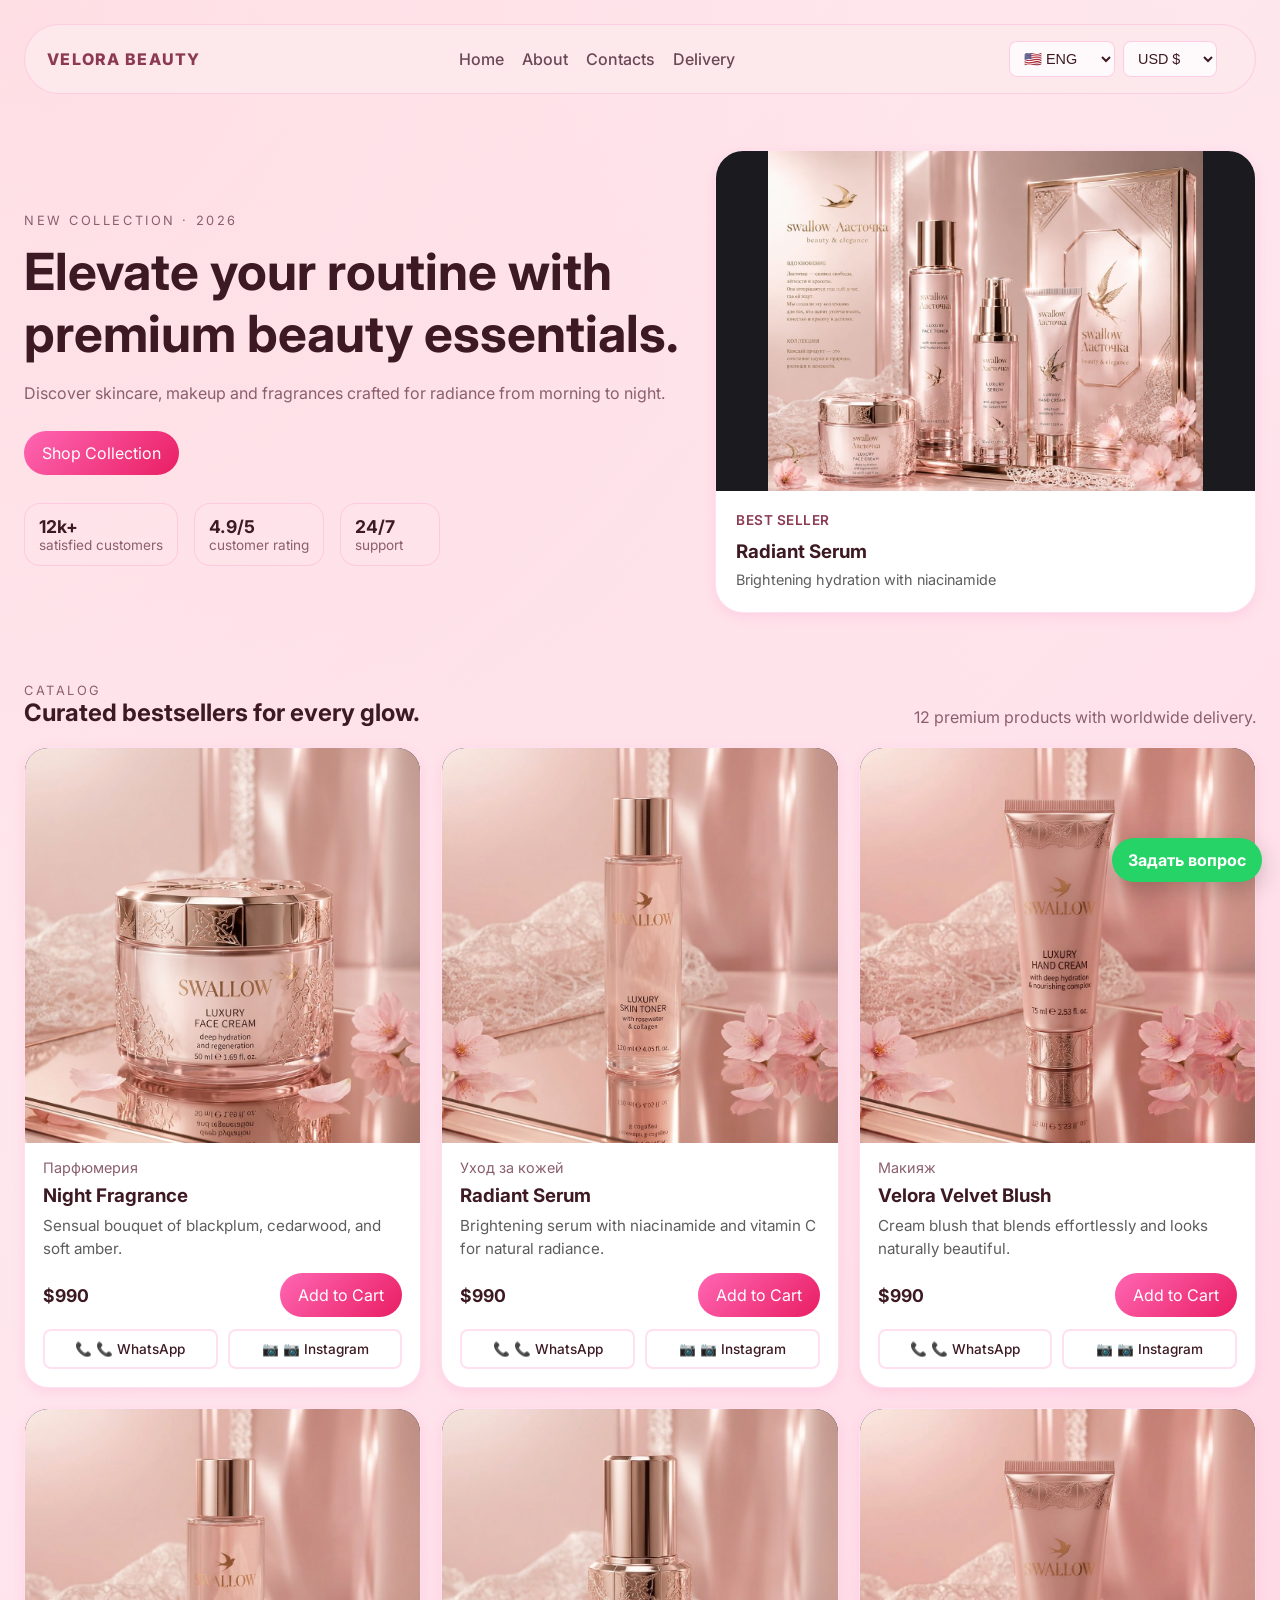
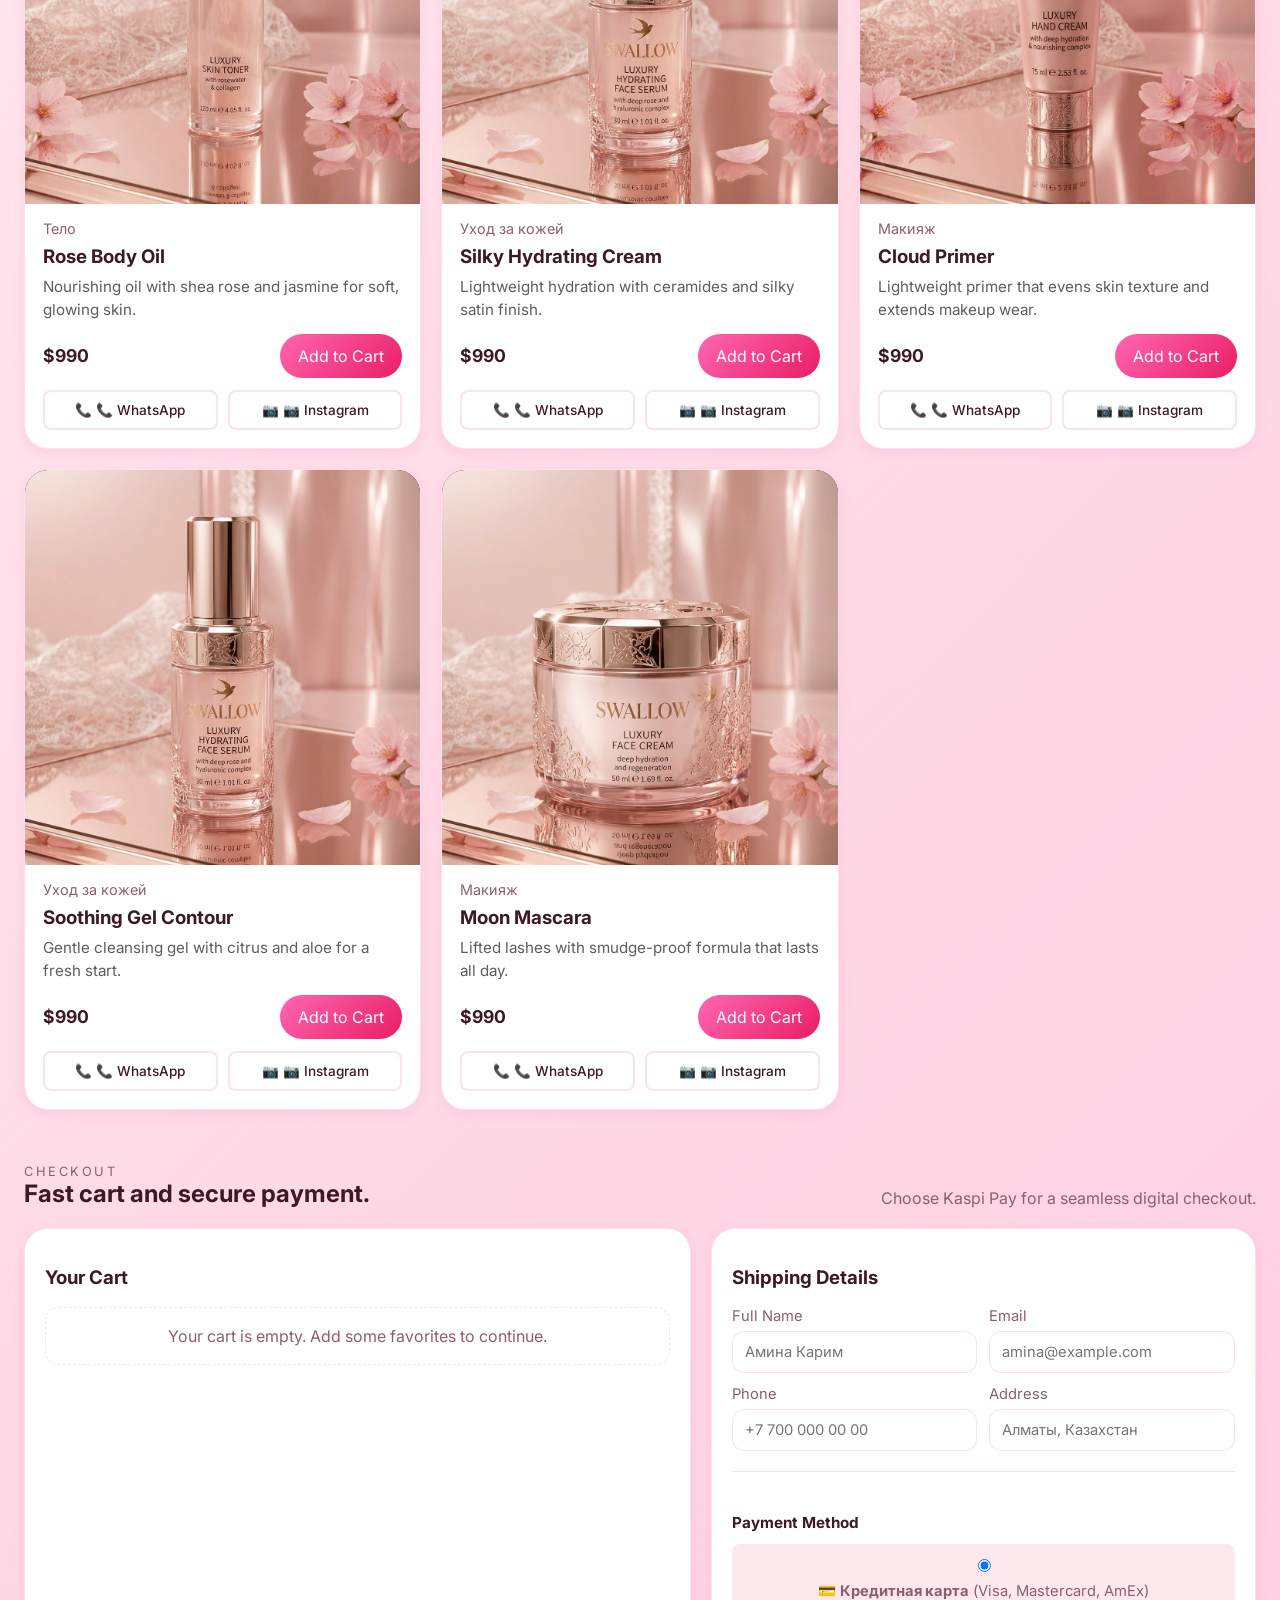
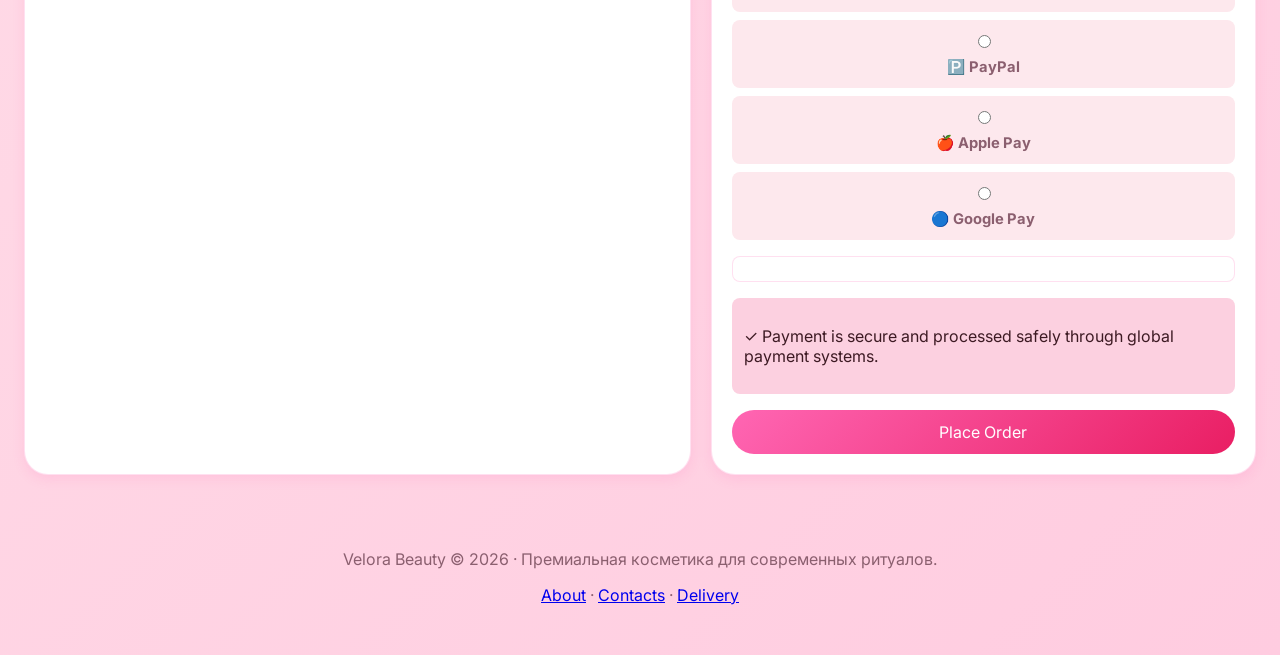
<file: index.html>
<!DOCTYPE html>
<html lang="en">
  <head>
    <meta charset="UTF-8" />
    <meta name="viewport" content="width=device-width, initial-scale=1.0" />
    <title>Velora Beauty | Премиум косметика</title>
    <meta
      name="description"
      content="Современный интернет-магазин косметики с премиальной уходовой косметикой, макияжем и парфюмерией."
    />
    <link rel="preconnect" href="https://fonts.googleapis.com" />
    <link rel="preconnect" href="https://fonts.gstatic.com" crossorigin />
    <link
      href="https://fonts.googleapis.com/css2?family=Inter:wght@400;500;600;700;800&display=swap"
      rel="stylesheet"
    />
    <link rel="stylesheet" href="styles.css" />
  </head>
  <body>
    <div class="page-shell">
      <header class="topbar">
        <a href="#home" class="brand">Velora Beauty</a>
        <nav class="nav-links">
          <a href="index.html#home" data-i18n-key="nav.home">Главная</a>
          <a href="about.html" data-i18n-key="nav.about">О нас</a>
          <a href="contacts.html" data-i18n-key="nav.contacts">Контакты</a>
          <a href="delivery.html" data-i18n-key="nav.delivery">Доставка</a>
        </nav>
        <div class="language-currency-switcher">
          <select id="language-select" onchange="setLocale(this.value)">
            <option value="ru">🇷🇺 РУС</option>
            <option value="en-US">🇺🇸 ENG</option>
            <option value="en-GB">🇬🇧 GBP</option>
            <option value="ar">🇸🇦 العربية</option>
            <option value="de">🇩🇪 DEU</option>
            <option value="fr">🇫🇷 FRA</option>
            <option value="es">🇪🇸 ESP</option>
            <option value="it">🇮🇹 ITA</option>
            <option value="pt">🇵🇹 POR</option>
            <option value="tr">🇹🇷 TUR</option>
            <option value="ko">🇰🇷 한국어</option>
            <option value="ja">🇯🇵 日本語</option>
            <option value="zh">🇨🇳 中文</option>
          </select>
          <select id="currency-select" onchange="setCurrency(this.value)">
            <option value="KZT">KZT ₸</option>
            <option value="USD">USD $</option>
            <option value="GBP">GBP £</option>
            <option value="SAR">SAR ﷼</option>
            <option value="EUR">EUR €</option>
            <option value="KRW">KRW ₩</option>
            <option value="JPY">JPY ¥</option>
            <option value="CNY">CNY ¥</option>
          </select>
        </div>
        <button class="menu-toggle" id="menu-toggle" aria-label="Открыть меню">☰</button>
      </header>

      <main>
        <section class="hero" id="home">
          <div class="hero-copy">
            <p class="eyebrow" data-i18n-key="hero.eyebrow">НОВАЯ КОЛЛЕКЦИЯ · 2026</p>
            <h1 data-i18n-key="hero.title">Поднимите свою рутину на новый уровень с премиальной косметикой.</h1>
            <p data-i18n-key="hero.subtitle">
              Откройте для себя уход, макияж и парфюмерию, созданные для сияния с утра до вечера.
            </p>
            <div class="hero-actions">
              <button class="primary-btn" data-scroll="catalog" data-i18n-key="hero.cta">Купить коллекцию</button>
            </div>
            <div class="hero-stats">
              <div>
                <strong>12k+</strong>
                <span data-i18n-key="hero.stat1.label">довольных клиентов</span>
              </div>
              <div>
                <strong>4.9/5</strong>
                <span data-i18n-key="hero.stat2.label">оценка покупателей</span>
              </div>
              <div>
                <strong>24/7</strong>
                <span data-i18n-key="hero.stat3.label">поддержка</span>
              </div>
            </div>
          </div>
          <div class="hero-card">
            <img
              src="images/hero.jpg"
              alt="Luxury cosmetics display"
            />
            <div class="hero-card-content">
              <p data-i18n-key="hero.bestseller">Лидер продаж</p>
              <h3 data-i18n-key="hero.product">Сияющая сыворотка</h3>
              <span data-i18n-key="hero.product.desc">Осветляющее увлажнение с ниацинамидом</span>
            </div>
          </div>
        </section>

        <section class="section" id="catalog">
          <div class="section-heading">
            <div>
              <p class="eyebrow" data-i18n-key="catalog.eyebrow">Каталог</p>
              <h2 data-i18n-key="catalog.title">Подобранные бестселлеры для каждого сияния.</h2>
            </div>
            <p data-i18n-key="catalog.desc">12 премиальных товаров с доставкой по всему миру.</p>
          </div>
          <div class="product-grid" id="product-grid"></div>
        </section>

        <section class="section" id="cart">
          <div class="section-heading">
            <div>
              <p class="eyebrow">Checkout</p>
              <h2>Fast cart and secure payment.</h2>
            </div>
            <p>Choose Kaspi Pay for a seamless digital checkout.</p>
          </div>
          <div class="checkout-layout">
            <div class="panel cart-panel">
              <h3 data-i18n-key="cart.header">Ваша корзина</h3>
              <div id="cart-items"></div>
            </div>
            <div class="panel checkout-panel">
              <h3 data-i18n-key="cart.checkout_title">Данные доставки</h3>
              <form id="checkout-form">
                <div class="field-grid">
                  <label>
                    <span data-i18n-key="form.name">Полное имя</span>
                    <input name="name" required placeholder="Амина Карим" />
                  </label>
                  <label>
                    <span data-i18n-key="form.email">Email</span>
                    <input type="email" name="email" required placeholder="amina@example.com" />
                  </label>
                  <label>
                    <span data-i18n-key="form.phone">Телефон</span>
                    <input name="phone" required placeholder="+7 700 000 00 00" />
                  </label>
                  <label>
                    <span data-i18n-key="form.address">Адрес</span>
                    <input name="address" required placeholder="Алматы, Казахстан" />
                  </label>
                </div>
                
                <div style="margin-top: 20px; padding-top: 20px; border-top: 1px solid rgba(255, 102, 179, 0.2);">
                  <h4 data-i18n-key="form.payment_method" style="margin-bottom: 12px; font-size: 0.95rem;">Способ оплаты</h4>
                  <div class="payment-methods">
                    <label style="display: flex; align-items: center; gap: 10px; padding: 12px; margin-bottom: 8px; background: #fde8ed; border-radius: 8px; cursor: pointer;">
                      <input type="radio" name="payment_method" value="card" checked />
                      <span>💳 <strong>Кредитная карта</strong> (Visa, Mastercard, AmEx)</span>
                    </label>
                    <label style="display: flex; align-items: center; gap: 10px; padding: 12px; margin-bottom: 8px; background: #fde8ed; border-radius: 8px; cursor: pointer;">
                      <input type="radio" name="payment_method" value="paypal" />
                      <span>🅿️ <strong>PayPal</strong></span>
                    </label>
                    <label style="display: flex; align-items: center; gap: 10px; padding: 12px; margin-bottom: 8px; background: #fde8ed; border-radius: 8px; cursor: pointer;">
                      <input type="radio" name="payment_method" value="apple" />
                      <span>🍎 <strong>Apple Pay</strong></span>
                    </label>
                    <label style="display: flex; align-items: center; gap: 10px; padding: 12px; background: #fde8ed; border-radius: 8px; cursor: pointer;">
                      <input type="radio" name="payment_method" value="google" />
                      <span>🔵 <strong>Google Pay</strong></span>
                    </label>
                  </div>
                </div>

                <div id="card-element" style="margin-top: 16px; padding: 12px; background: #ffffff; border: 1px solid rgba(255, 102, 179, 0.2); border-radius: 8px; display: none;"></div>
                <input type="hidden" id="payment-token" name="payment_token" />

                <div class="payment-info" style="margin-top: 16px; padding: 12px; background: #fcd0e0; border-radius: 8px;">
                  <p data-i18n-key="form.payment_secure">✓ Платеж защищен и обработан безопасно через глобальные платежные системы.</p>
                </div>
                
                <button class="primary-btn full-width" type="submit" data-i18n-key="form.submit" style="margin-top: 16px;">Оформить заказ</button>
              </form>
            </div>
          </div>
        </section>

      </main>

      <footer class="footer">
        <p>Velora Beauty © 2026 · Премиальная косметика для современных ритуалов.</p>
        <p>
          <a href="about.html" data-i18n-key="nav.about">О нас</a> ·
          <a href="contacts.html" data-i18n-key="nav.contacts">Контакты</a> ·
          <a href="delivery.html" data-i18n-key="nav.delivery">Доставка</a>
        </p>
      </footer>
    </div>

    <div id="toast" class="toast"></div>
    <a href="https://wa.me/77056708020" class="whatsapp-fab" target="_blank" rel="noopener">Задать вопрос</a>
    <script src="app.js"></script>
  </body>
</html>
</file>
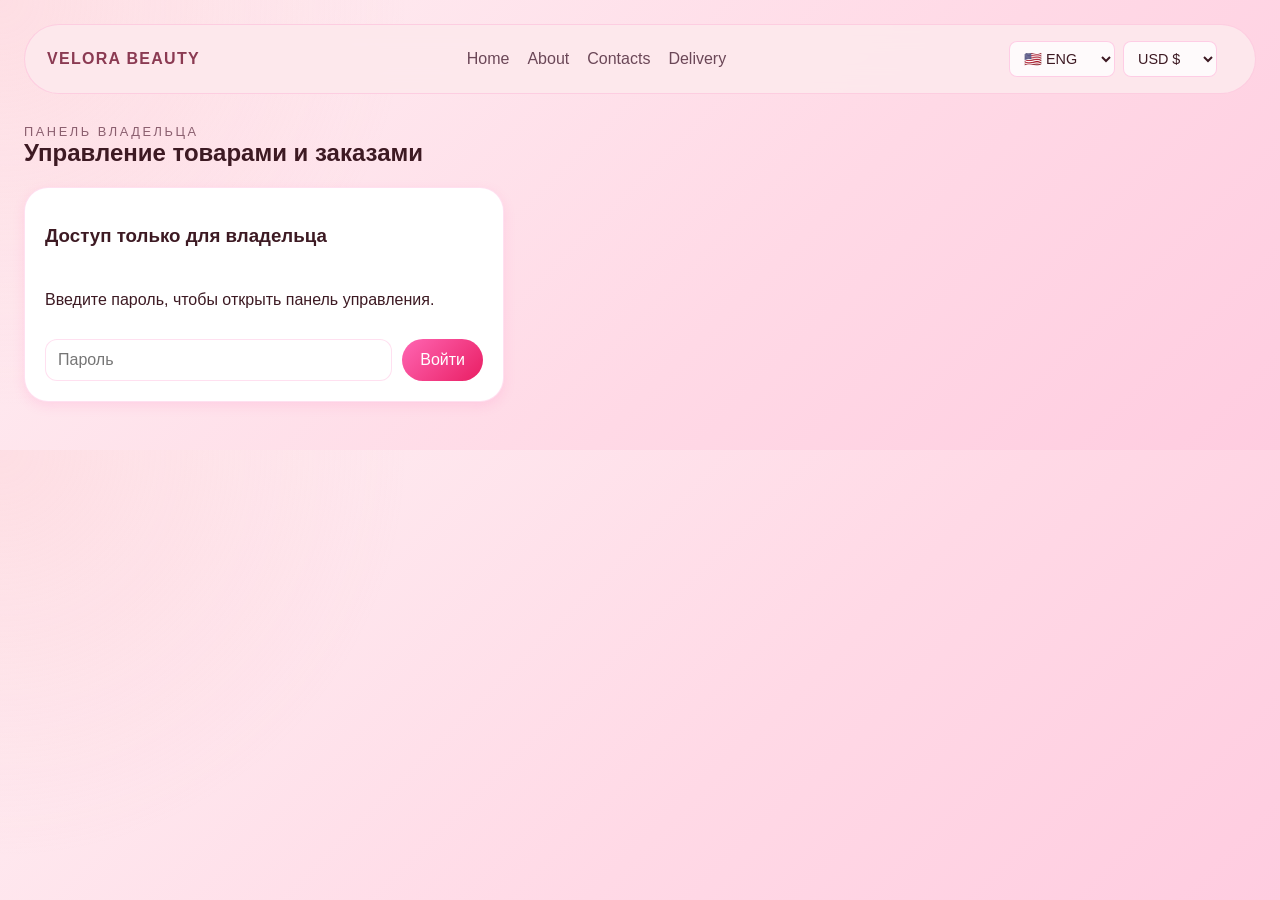
<file: owner.html>
<!DOCTYPE html>
<html lang="ru">
  <head>
    <meta charset="UTF-8" />
    <meta name="viewport" content="width=device-width, initial-scale=1.0" />
    <title>Панель владельца | Velora Beauty</title>
    <link rel="stylesheet" href="styles.css" />
  </head>
  <body>
    <div class="page-shell">
      <header class="topbar">
        <a href="index.html" class="brand">Velora Beauty</a>
        <nav class="nav-links">
          <a href="index.html#home" data-i18n-key="nav.home">Главная</a>
          <a href="about.html" data-i18n-key="nav.about">О нас</a>
          <a href="contacts.html" data-i18n-key="nav.contacts">Контакты</a>
          <a href="delivery.html" data-i18n-key="nav.delivery">Доставка</a>
        </nav>
        <div class="language-currency-switcher">
          <select id="language-select" onchange="setLocale(this.value)">
            <option value="ru">🇷🇺 РУС</option>
            
            <option value="en-US">🇺🇸 ENG</option>
            <option value="en-GB">🇬🇧 GBP</option>
            <option value="ar">🇸🇦 العربية</option>
            <option value="de">🇩🇪 DEU</option>
            <option value="fr">🇫🇷 FRA</option>
            <option value="es">🇪🇸 ESP</option>
            <option value="it">🇮🇹 ITA</option>
            <option value="pt">🇵🇹 POR</option>
            <option value="tr">🇹🇷 TUR</option>
            <option value="ko">🇰🇷 한국어</option>
            <option value="ja">🇯🇵 日本語</option>
            <option value="zh">🇨🇳 中文</option>
          </select>
          <select id="currency-select" onchange="setCurrency(this.value)">
            <option value="KZT">KZT ₸</option>
            <option value="USD">USD $</option>
            <option value="GBP">GBP £</option>
            <option value="SAR">SAR ﷼</option>
            <option value="EUR">EUR €</option>
            <option value="KRW">KRW ₩</option>
            <option value="JPY">JPY ¥</option>
            <option value="CNY">CNY ¥</option>
          </select>
        </div>
      </header>

      <main>
        <section class="section">
          <div class="section-heading">
            <div>
              <p class="eyebrow">Панель владельца</p>
              <h2>Управление товарами и заказами</h2>
            </div>
          </div>

          <div id="owner-gate" class="owner-gate">
            <div class="panel owner-lock-panel">
              <h3>Доступ только для владельца</h3>
              <p>Введите пароль, чтобы открыть панель управления.</p>
              <form id="owner-access-form" class="owner-access-form">
                <input type="password" name="password" placeholder="Пароль" required />
                <button class="primary-btn" type="submit">Войти</button>
              </form>
            </div>
          </div>

          <div id="owner-panel-content" hidden>
            <div class="owner-grid">
              <div class="panel">
                <h3>Добавить товар</h3>
                <form id="add-product-form" class="owner-form">
                  <div class="field-grid">
                    <label>
                      <span>Название</span>
                      <input name="name" required placeholder="Velora Lip Tint" />
                    </label>
                    <label>
                      <span>Категория</span>
                      <input name="category" required placeholder="Макияж" />
                    </label>
                    <label>
                      <span>Цена</span>
                      <input type="number" name="price" required min="0" step="0.01" />
                    </label>
                    <label>
                      <span>Остаток</span>
                      <input type="number" name="stock" required min="0" step="1" />
                    </label>
                    <label>
                      <span>URL изображения</span>
                      <input name="image" placeholder="https://..." />
                    </label>
                    <label>
                      <span>Описание</span>
                      <textarea name="description" rows="3" placeholder="Долговечный сатиновый финиш..."></textarea>
                    </label>
                  </div>
                  <button class="primary-btn" type="submit">Добавить товар</button>
                </form>
                <div id="owner-products" class="owner-product-list"></div>
              </div>
              <div class="panel">
                <h3>Заказы клиентов</h3>
                <form data-action="add-order" class="owner-form" style="margin-bottom: 20px;">
                  <div class="field-grid">
                    <label>
                      <span>Имя клиента</span>
                      <input name="customerName" required placeholder="Иван Иванов" />
                    </label>
                    <label>
                      <span>Email</span>
                      <input type="email" name="email" required placeholder="client@example.com" />
                    </label>
                    <label>
                      <span>Телефон</span>
                      <input name="phone" required placeholder="+7 700 000 00 00" />
                    </label>
                    <label>
                      <span>Адрес</span>
                      <input name="address" required placeholder="Алматы, ул. Ленина 10" />
                    </label>
                    <label>
                      <span>Товар</span>
                      <select id="order-product-select" name="productId" required>
                        <option value="">Выберите товар</option>
                      </select>
                    </label>
                    <label>
                      <span>Количество</span>
                      <input type="number" name="quantity" min="1" value="1" required />
                    </label>
                  </div>
                  <button class="primary-btn" type="submit">Добавить заказ</button>
                </form>
                <div id="order-list"></div>
              </div>
            </div>
          </div>
        </section>
      </main>
    </div>

    <div id="toast" class="toast"></div>
    <script src="app.js"></script>
  </body>
</html>
</file>
<file: styles.css>
:root {
  --bg: #fef0f3;
  --surface: #fde8ed;
  --surface-2: #fcd0e0;
  --text: #3d1a23;
  --muted: #8b5f6f;
  --accent: #ff66b3;
  --accent-2: #e91e63;
  --success: #3ddc97;
  --border: rgba(255, 102, 179, 0.2);
}

* {
  box-sizing: border-box;
}

html {
  scroll-behavior: smooth;
}

body {
  margin: 0;
  font-family: 'Inter', sans-serif;
  background:
    radial-gradient(circle at top left, rgba(255, 182, 193, 0.3), transparent 30%),
    linear-gradient(135deg, var(--bg), #ffd9e6 60%, #ffcce0);
  color: var(--text);
}

img {
  width: 100%;
  display: block;
  object-fit: contain;
  background: #1a1a1f;
}

button,
input,
textarea {
  font: inherit;
}

.page-shell {
  max-width: 1280px;
  margin: 0 auto;
  padding: 24px;
}

.topbar {
  display: flex;
  align-items: center;
  justify-content: space-between;
  padding: 16px 22px;
  background: rgba(253, 232, 237, 0.95);
  border: 1px solid var(--border);
  border-radius: 999px;
  backdrop-filter: blur(12px);
  position: sticky;
  top: 16px;
  z-index: 20;
}

.brand {
  color: #8b3a52;
  text-decoration: none;
  font-weight: 800;
  letter-spacing: 0.08em;
  text-transform: uppercase;
}

.nav-links {
  display: flex;
  gap: 18px;
}

.nav-links a {
  color: #6b4757;
  text-decoration: none;
  font-weight: 500;
}

.nav-links a:hover {
  color: #3d1a23;
}

.menu-toggle {
  display: none;
  background: none;
  color: #3d1a23;
  border: 0;
  font-size: 24px;
}

.hero {
  display: grid;
  grid-template-columns: 1.1fr 0.9fr;
  gap: 30px;
  padding: 56px 0 40px;
  align-items: center;
}

.eyebrow {
  text-transform: uppercase;
  letter-spacing: 0.2em;
  color: #ff92c4;
  font-size: 0.8rem;
  margin-bottom: 8px;
}

.hero h1 {
  font-size: clamp(2.2rem, 4vw, 3.6rem);
  margin: 0 0 12px;
}

.hero p {
  color: var(--muted);
  line-height: 1.7;
}

.hero-actions {
  display: flex;
  gap: 12px;
  margin: 24px 0 28px;
}

.primary-btn,
.secondary-btn,
.small-btn,
.danger-btn {
  border: 0;
  border-radius: 999px;
  padding: 12px 18px;
  cursor: pointer;
  transition: transform 0.2s ease, opacity 0.2s ease;
}

.primary-btn:hover,
.secondary-btn:hover,
.small-btn:hover,
.danger-btn:hover {
  transform: translateY(-1px);
}

.primary-btn {
  background: linear-gradient(135deg, var(--accent), var(--accent-2));
  color: white;
}

.secondary-btn {
  background: rgba(255, 255, 255, 0.08);
  color: var(--text);
}

.small-btn {
  background: rgba(255, 255, 255, 0.1);
  color: var(--text);
  padding: 8px 12px;
}

.danger-btn {
  background: rgba(255, 102, 179, 0.16);
  color: #ff9fc0;
  padding: 8px 12px;
}

.hero-stats {
  display: flex;
  gap: 16px;
  flex-wrap: wrap;
}

.hero-stats div {
  background: rgba(255, 255, 255, 0.05);
  border: 1px solid var(--border);
  border-radius: 16px;
  padding: 12px 14px;
  display: flex;
  flex-direction: column;
  min-width: 100px;
}

.hero-stats strong {
  font-size: 1.1rem;
}

.hero-stats span {
  color: var(--muted);
  font-size: 0.85rem;
}

.hero-card {
  background: #ffffff;
  border: 1px solid var(--border);
  border-radius: 28px;
  overflow: hidden;
  box-shadow: 0 4px 12px rgba(255, 102, 179, 0.15);
}

.hero-card img {
  height: 340px;
}

.hero-card-content {
  padding: 18px 20px 24px;
}

.hero-card-content p {
  margin: 0 0 8px;
  color: #8b3a52;
  font-size: 0.85rem;
  font-weight: 600;
  text-transform: uppercase;
  letter-spacing: 0.5px;
}

.hero-card-content span {
  display: block;
  color: #5d5d5d;
  font-size: 0.9rem;
  margin-top: 8px;
}

.hero-card-content h3 {
  margin: 0 0 6px;
}

.section {
  padding: 30px 0 24px;
}

.section-heading {
  display: flex;
  justify-content: space-between;
  align-items: end;
  gap: 16px;
  margin-bottom: 20px;
}

.section-heading h2 {
  margin: 0;
}

.section-heading p {
  color: var(--muted);
  margin: 0;
}

.product-grid {
  display: grid;
  grid-template-columns: repeat(3, minmax(0, 1fr));
  gap: 20px;
}

.product-card,
.panel {
  background: #ffffff;
  border: 1px solid var(--border);
  border-radius: 24px;
  overflow: hidden;
  box-shadow: 0 4px 12px rgba(255, 102, 179, 0.15);
}

.product-card img {
  width: 100%;
  height: auto;
  display: block;
}

.product-card-body {
  padding: 16px 18px 18px;
}

.product-meta {
  display: flex;
  justify-content: space-between;
  align-items: center;
  color: var(--muted);
  font-size: 0.9rem;
  margin-bottom: 8px;
}

.product-meta span:last-child {
  display: none;
}

.product-card h3 {
  margin: 0 0 8px;
}

.product-card p {
  color: #5d5d5d;
  font-size: 0.95rem;
  line-height: 1.5;
  margin: 8px 0;
}

.price-row {
  display: flex;
  justify-content: space-between;
  align-items: center;
  margin-top: 12px;
}

.price-row strong {
  font-size: 1.1rem;
}

.social-buttons {
  display: flex;
  gap: 10px;
  margin-top: 12px;
  flex-wrap: wrap;
}

.social-btn {
  flex: 1;
  min-width: 120px;
  padding: 10px 12px;
  border: 2px solid var(--border);
  background: transparent;
  color: var(--text);
  border-radius: 8px;
  cursor: pointer;
  font-size: 0.85rem;
  font-weight: 500;
  transition: all 0.3s ease;
  text-decoration: none;
}

.social-btn:hover {
  transform: translateY(-2px);
  box-shadow: 0 4px 12px rgba(255, 102, 179, 0.2);
}

.social-btn.whatsapp:hover {
  border-color: #25d366;
  color: #25d366;
}

.social-btn.instagram:hover {
  border-color: #e4405f;
  color: #e4405f;
}

.checkout-layout {
  display: grid;
  grid-template-columns: 1.1fr 0.9fr;
  gap: 20px;
}

.panel {
  padding: 18px 20px 20px;
}

.cart-item {
  display: flex;
  justify-content: space-between;
  align-items: center;
  gap: 10px;
  padding: 12px 0;
  border-bottom: 1px solid var(--border);
}

.cart-item:last-child {
  border-bottom: 0;
}

.cart-item strong {
  display: block;
  margin-bottom: 4px;
}

.qty-controls {
  display: inline-flex;
  align-items: center;
  gap: 8px;
  margin-top: 8px;
}

.qty-controls button {
  width: 28px;
  height: 28px;
  border-radius: 999px;
  border: 0;
  background: rgba(255, 255, 255, 0.1);
  color: var(--text);
  cursor: pointer;
}

.summary {
  margin-top: 16px;
  padding-top: 16px;
  border-top: 1px solid var(--border);
  display: flex;
  justify-content: space-between;
  font-weight: 700;
}

.field-grid {
  display: grid;
  grid-template-columns: repeat(2, minmax(0, 1fr));
  gap: 12px;
}

label {
  display: flex;
  flex-direction: column;
  gap: 6px;
  color: var(--muted);
  font-size: 0.92rem;
}

input,
textarea {
  padding: 11px 12px;
  border-radius: 12px;
  border: 1px solid var(--border);
  background: rgba(255, 255, 255, 0.05);
  color: var(--text);
}

textarea {
  resize: vertical;
}

.payment-options {
  display: flex;
  gap: 10px;
  flex-wrap: wrap;
  margin: 14px 0 16px;
}

.payment-card {
  padding: 10px 12px;
  border: 1px solid var(--border);
  border-radius: 12px;
  background: rgba(255, 255, 255, 0.04);
}

.payment-card input {
  margin-right: 8px;
}

.whatsapp-order {
  margin-top: 18px;
}

.whatsapp-order a {
  display: inline-flex;
  justify-content: center;
  align-items: center;
  padding: 12px 18px;
  border-radius: 999px;
  background: #25d366;
  color: #fff;
  text-decoration: none;
  font-weight: 700;
}

.whatsapp-order a:hover {
  opacity: 0.92;
}

.full-width {
  width: 100%;
}

.owner-gate {
  margin-top: 8px;
}

.owner-lock-panel {
  max-width: 480px;
  display: grid;
  gap: 10px;
}

.owner-access-form {
  display: flex;
  gap: 10px;
  flex-wrap: wrap;
  margin-top: 4px;
}

.owner-access-form input {
  flex: 1 1 240px;
}

.owner-hint {
  color: var(--muted);
  font-size: 0.95rem;
}

.owner-grid {
  display: grid;
  grid-template-columns: 1.1fr 0.9fr;
  gap: 20px;
}

.whatsapp-fab {
  position: fixed;
  right: 18px;
  bottom: 18px;
  background: #25d366;
  color: #fff;
  padding: 12px 16px;
  border-radius: 999px;
  text-decoration: none;
  font-weight: 700;
  z-index: 60;
  box-shadow: 0 8px 24px rgba(0,0,0,0.2);
}

.whatsapp-fab:hover { opacity: 0.95; }

.owner-form {
  display: grid;
  gap: 12px;
}

.owner-product-list,
.order-list {
  display: grid;
  gap: 12px;
  margin-top: 16px;
}

.owner-product,
.order-card {
  padding: 14px;
  border: 1px solid var(--border);
  border-radius: 16px;
  background: rgba(255, 255, 255, 0.04);
}

.owner-product {
  display: grid;
  gap: 10px;
}

.owner-product-image {
  width: 100%;
  max-height: 170px;
  object-fit: cover;
  border-radius: 12px;
  border: 1px solid var(--border);
  cursor: pointer;
  transition: transform 0.2s ease, box-shadow 0.2s ease;
}

.owner-product-image:hover {
  transform: scale(1.02);
  box-shadow: 0 8px 20px rgba(255, 102, 179, 0.2);
}

.owner-product form {
  display: flex;
  gap: 8px;
  flex-wrap: wrap;
  align-items: end;
  margin-top: 10px;
}

.owner-product input {
  width: 90px;
}

.order-card p {
  color: var(--muted);
  margin: 6px 0;
}

.status-pill {
  display: inline-block;
  padding: 6px 10px;
  border-radius: 999px;
  background: rgba(61, 220, 151, 0.18);
  color: #8ff0c2;
  margin-top: 8px;
  font-size: 0.85rem;
}

.empty-state {
  padding: 18px;
  border: 1px dashed var(--border);
  border-radius: 14px;
  color: var(--muted);
  text-align: center;
}

.toast {
  position: fixed;
  bottom: 18px;
  right: 18px;
  background: rgba(20, 20, 33, 0.95);
  border: 1px solid var(--border);
  padding: 12px 16px;
  border-radius: 999px;
  opacity: 0;
  pointer-events: none;
  transform: translateY(10px);
  transition: all 0.25s ease;
}

.toast.show {
  opacity: 1;
  transform: translateY(0);
}

.footer {
  text-align: center;
  color: var(--muted);
  padding: 34px 0 10px;
}

@media (max-width: 960px) {
  .hero,
  .checkout-layout,
  .owner-grid,
  .product-grid {
    grid-template-columns: 1fr;
  }
}

@media (max-width: 760px) {
  .page-shell {
    padding: 14px;
  }

  .topbar {
    border-radius: 20px;
  }

  .nav-links {
    display: none;
  }

  .menu-toggle {
    display: inline-block;
  }

  .field-grid {
    grid-template-columns: 1fr;
  }

  .section-heading {
    flex-direction: column;
    align-items: start;
  }
}

/* Mobile improvements */
@media (max-width: 480px) {
  .product-card img {
    height: auto;
    object-fit: contain;
  }

  .product-card-body {
    padding: 12px;
  }

  .price-row {
    gap: 8px;
    flex-direction: column;
    align-items: stretch;
  }

  .primary-btn,
  .secondary-btn {
    padding: 12px 14px;
    font-size: 0.95rem;
  }

  .whatsapp-order a {
    width: 100%;
    padding: 14px;
    border-radius: 12px;
  }

  .whatsapp-fab {
    right: 12px;
    bottom: 12px;
    padding: 10px 12px;
  }
}

/* Language and Currency Switcher */
.language-currency-switcher {
  display: flex;
  gap: 8px;
  margin: 0 16px;
}

.language-currency-switcher select {
  padding: 8px 10px;
  border-radius: 8px;
  border: 1px solid rgba(255, 102, 179, 0.3);
  background: rgba(255, 255, 255, 0.8);
  color: #3d1a23;
  font-size: 0.9rem;
  cursor: pointer;
  transition: background 0.2s ease;
}

.language-currency-switcher select:hover {
  background: rgba(255, 255, 255, 0.95);
}

.language-currency-switcher select:focus {
  outline: none;
  border-color: var(--accent);
  background: #fff;
}

@media (max-width: 760px) {
  .language-currency-switcher {
    gap: 4px;
    margin: 0 8px;
  }

  .language-currency-switcher select {
    padding: 6px 8px;
    font-size: 0.8rem;
  }
}
</file>
